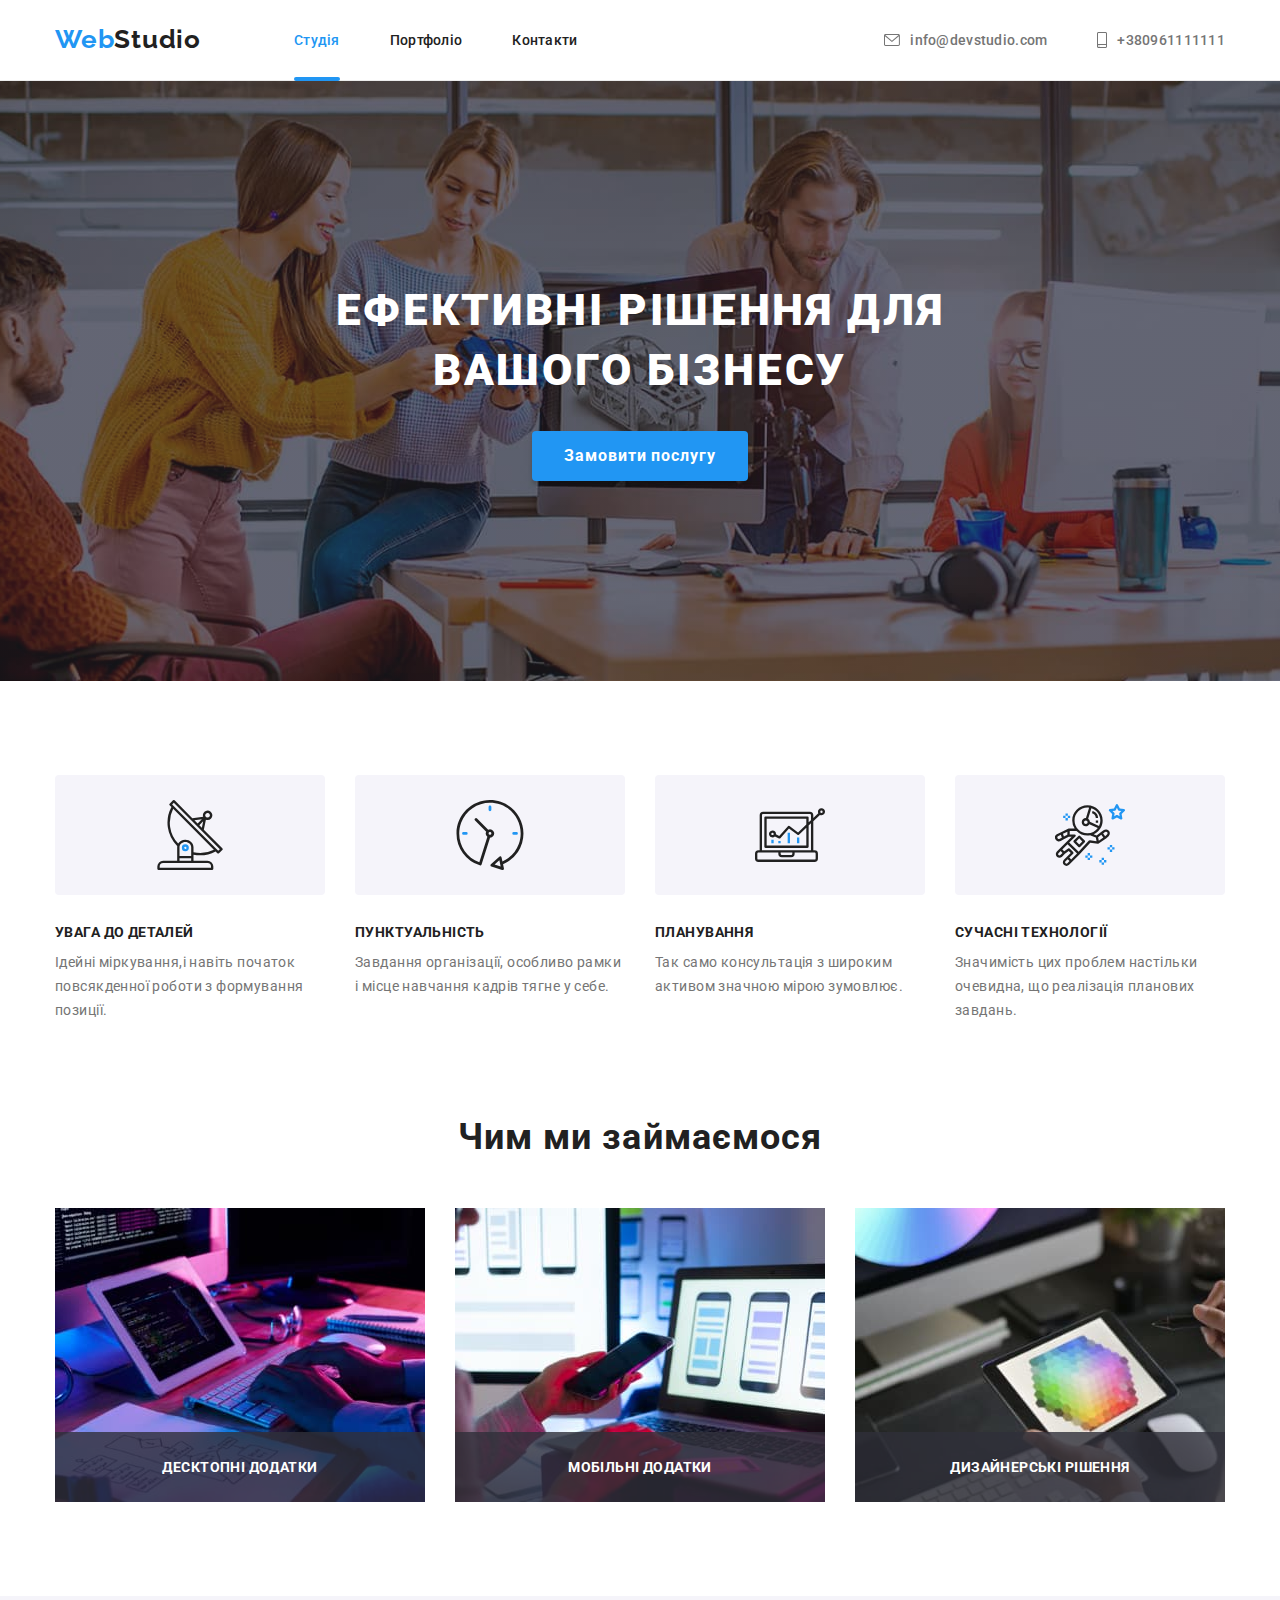
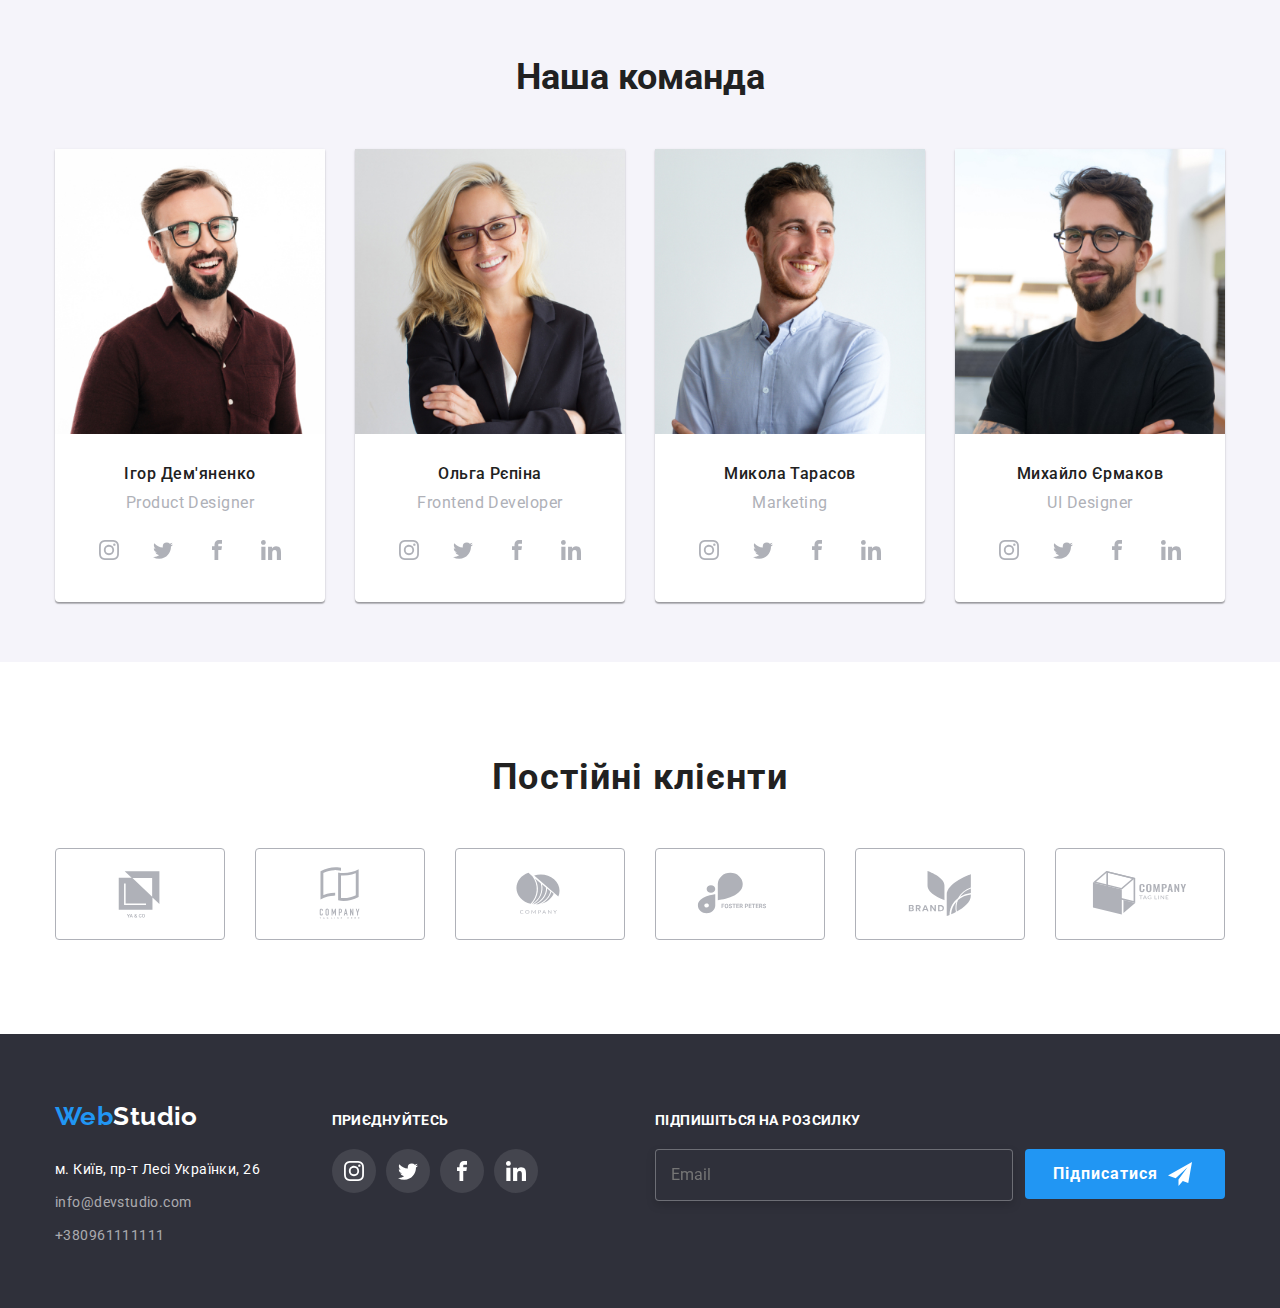
<file: index.html>
<!DOCTYPE html>
<html lang="uk">
  <head>
    <meta charset="UTF-8" />
    <meta http-equiv="X-UA-Compatible" content="IE=edge" />
    <meta name="viewport" content="width=device-width, initial-scale=1.0" />
    <link
      rel="stylesheet"
      href="https://fonts.googleapis.com/css2?family=Raleway:wght@700&family=Roboto:wght@400;500;700;900&display=swap"
    />
    <link
      rel="stylesheet"
      href="https://cdnjs.cloudflare.com/ajax/libs/modern-normalize/1.1.0/modern-normalize.min.css"
    />
    <link rel="stylesheet" href="./css/main.min.css" />
    <title>WebStudio</title>
  </head>
  <body>
    <header class="header">
      <div class="header__container container">
        <a class="header__logo" href="./index.html"
          ><span class="web">Web</span>Studio</a
        >
        <button class="header__burger-menu js-open-menu">
          <svg class="header__burger-menu--icon" width="40" height="40">
            <use href="./images/icons.svg#burger-menu"></use>
          </svg>
        </button>
        <nav class="header__nav">
          <ul class="header__nav--button list">
            <li>
              <a
                class="header__nav--item header__nav--current"
                href="./index.html"
                >Студія</a
              >
            </li>
            <li>
              <a class="header__nav--item" href="./portfolio.html">Портфоліо</a>
            </li>
            <li>
              <a class="header__nav--item" href="./index.html">Контакти</a>
            </li>
          </ul>
        </nav>
        <ul class="header__contacts list">
          <li class="header__contacts--link">
            <a class="header__nav--item" href="mailto:info@devstudio.com">
              <svg class="header__contacts__icon-mail">
                <use href="./images/icons.svg#email"></use>
              </svg>
              info@devstudio.com</a
            >
          </li>
          <li>
            <a class="header__nav--item" href="tel:+380961111111">
              <svg class="header__contacts__icon-number">
                <use href="./images/icons.svg#smartphone"></use>
              </svg>
              +380961111111</a
            >
          </li>
        </ul>
      </div>
    </header>
    <main class="main-container">
      <section class="hero sections">
        <div class="container">
          <h1 class="hero__head">Ефективні рішення для вашого бізнесу</h1>
          <button type="button" class="hero__button" data-modal-open>
            Замовити послугу
          </button>
          <div class="backdrop is-hidden" data-modal>
            <div class="modal">
              <button data-modal-close class="modal__button" type="submit">
                <svg class="modal__icon">
                  <use href="./images/icons.svg#close"></use>
                </svg>
              </button>
              <p class="modal__head">Залиште свої дані, ми вам передзвонимо</p>
              <form name="form" class="form">
                <label class="form__label" for="person-name">Ім'я</label>
                <div class="form__field">
                  <input
                    class="form__input"
                    type="text"
                    name="person-name"
                    id="person-name"
                  />
                  <svg class="form__icon" width="18" height="18">
                    <use href="./images/icons.svg#icon-person"></use>
                  </svg>
                </div>
                <label class="form__label" for="person-number">Телефон</label>
                <div class="form__field">
                  <input
                    class="form__input"
                    type="tel"
                    name="person-number"
                    id="person-number"
                  />
                  <svg class="form__icon" width="18" height="18">
                    <use href="./images/icons.svg#icon-phone"></use>
                  </svg>
                </div>
                <label class="form__label" for="person-email">Пошта</label>
                <div class="form__field">
                  <input
                    class="form__input"
                    type="email"
                    name="person-email"
                    id="person-email"
                  />
                  <svg class="form__icon" width="18" height="18">
                    <use href="./images/icons.svg#icon-mail"></use>
                  </svg>
                </div>
                <label class="form__label" for="feedback">Коментар</label>
                <div class="form__field form__field--comment">
                  <textarea
                    class="form__textarea form__input"
                    id="feedback"
                    name="feedback"
                    placeholder="Введіть текст"
                  ></textarea>
                </div>
                <label class="label">
                  <input
                    class="checkbox"
                    id="terms-checkbox"
                    type="checkbox"
                    name="terms-checkbox"
                  />
                  <span class="checkbox__icon"></span>
                  Погоджуюся з розсилкою та приймаю
                  <a class="checkbox__terms" href="#">Умови договору</a>
                </label>
                <button type="submit" class="form__btn">Відправити</button>
              </form>
            </div>
          </div>
        </div>
      </section>
      <section class="sections">
        <div class="working__container container">
          <ul class="working list">
            <li class="working__thumb">
              <div class="working__item">
                <svg class="working__icon" width="70" height="70">
                  <use href="./images/icons.svg#antenna"></use>
                </svg>
              </div>
              <h2 class="working__head">УВАГА ДО ДЕТАЛЕЙ</h2>
              <p class="working__text">
                Ідейні міркування,і навіть початок повсякденної роботи з
                формування позиції.
              </p>
            </li>
            <li class="working__thumb">
              <div class="working__item">
                <svg class="working__icon" width="70" height="70">
                  <use href="./images/icons.svg#clock"></use>
                </svg>
              </div>
              <h2 class="working__head">ПУНКТУАЛЬНІСТЬ</h2>
              <p class="working__text">
                Завдання організації, особливо рамки і місце навчання кадрів
                тягне у себе.
              </p>
            </li>
            <li class="working__thumb">
              <div class="working__item">
                <svg class="working__icon" width="70" height="70">
                  <use href="./images/icons.svg#diagram"></use>
                </svg>
              </div>
              <h2 class="working__head">ПЛАНУВАННЯ</h2>
              <p class="working__text">
                Так само консультація з широким активом значною мірою зумовлює.
              </p>
            </li>
            <li class="working__thumb">
              <div class="working__item">
                <svg class="working__icon" width="70" height="70">
                  <use href="./images/icons.svg#astronaut"></use>
                </svg>
              </div>
              <h2 class="working__head">СУЧАСНІ ТЕХНОЛОГІЇ</h2>
              <p class="working__text">
                Значимість цих проблем настільки очевидна, що реалізація
                планових завдань.
              </p>
            </li>
          </ul>
        </div>
      </section>
      <section class="our-work sections">
        <div class="container">
          <h2 class="our-work__head">Чим ми займаємося</h2>
          <ul class="our-work__list list">
            <li class="list__thumb">
              <img
                width="370"
                src="./images/coding.jpg"
                alt="Coding software"
                loading="lazy"
              />
              <p class="list__label">Десктопні додатки</p>
            </li>
            <li class="list__thumb">
              <img
                width="370"
                src="./images/mobilesoftware.jpg"
                alt="Working with mobile software"
                loading="lazy"
              />
              <p class="list__label">Мобільні додатки</p>
            </li>
            <li class="list__thumb">
              <img
                width="370"
                src="./images/pagedesign.jpg"
                alt="Designing the page"
                loading="lazy"
              />
              <p class="list__label">Дизайнерські рішення</p>
            </li>
          </ul>
        </div>
      </section>
      <section class="our-team sections">
        <div class="container">
          <h2 class="our-team__head">Наша команда</h2>
          <ul class="our-team__card list">
            <li class="our-team__image">
              <picture>
                <source
                  srcset="
                    ./images/productdesigner-mobile.jpg    1x,
                    ./images/prodectdesigner-mobile@2x.jpg 2x
                  "
                  media="(max-width:767px)"
                  type="image/jpeg"
                />
                <source
                  srcset="
                    ./images/productdesigner-tablet.jpg    1x,
                    ./images/prodectdesigner-tablet@2x.jpg 2x
                  "
                  media="(min-width:768px)"
                  type="image/jpeg"
                />
                <source
                  srcset="
                    ./images/productdesigner-desktop.jpg    1x,
                    ./images/prodectdesigner-desktop@2x.jpg 2x
                  "
                  media="(min-width:1200px)"
                  type="image/jpeg"
                />
                <img
                  src="./images/productdesigner-mobile.jpg"
                  alt="Product Designer Igor Demyanenko"
                />
              </picture>
              <div class="team-member">
                <h3 class="team-member__name">Ігор Дем'яненко</h3>
                <p class="team-member__position">Product Designer</p>
                <ul class="socials">
                  <li class="socials__item">
                    <a
                      class="socials__link"
                      href=""
                      aria-label="Instagram icon"
                    >
                      <svg class="socials__icon">
                        <use href="./images/icons.svg#instagram"></use>
                      </svg>
                    </a>
                  </li>
                  <li class="socials__item">
                    <a class="socials__link" href="" aria-label="Twitter icon">
                      <svg class="socials__icon">
                        <use href="./images/icons.svg#twitter"></use>
                      </svg>
                    </a>
                  </li>
                  <li class="socials__item">
                    <a class="socials__link" href="" aria-label="Facebook icon">
                      <svg class="socials__icon">
                        <use href="./images/icons.svg#facebook"></use>
                      </svg>
                    </a>
                  </li>
                  <li class="socials__item">
                    <a class="socials__link" href="" aria-label="Linkedin icon">
                      <svg class="socials__icon">
                        <use href="./images/icons.svg#linkedin"></use>
                      </svg>
                    </a>
                  </li>
                </ul>
              </div>
            </li>
            <li class="our-team__image">
              <picture>
                <source
                  srcset="
                    ./images/fedeveloper-mobile.jpg    1x,
                    ./images/fedeveloper-mobile@2x.jpg 2x
                  "
                  media="(max-width:767px)"
                  type="image/jpeg"
                />
                <source
                  srcset="
                    ./images/fedeveloper-tablet.jpg    1x,
                    ./images/fedeveloper-tablet@2x.jpg 2x
                  "
                  media="(min-width:768px)"
                  type="image/jpeg"
                />
                <source
                  srcset="
                    ./images/fedeveloper-desktop.jpg    1x,
                    ./images/fedeveloper-desktop@2x.jpg 2x
                  "
                  media="(min-width:1200px)"
                  type="image/jpeg"
                />
                <img
                  src="./images/fedeveloper.jpg"
                  alt="Frontend Developer Olga Ryepina"
                />
              </picture>
              <div class="team-member">
                <h3 class="team-member__name">Ольга Рєпіна</h3>
                <p class="team-member__position">Frontend Developer</p>
                <ul class="socials">
                  <li class="socials__item">
                    <a
                      class="socials__link"
                      href=""
                      aria-label="Instagram icon"
                    >
                      <svg class="socials__icon">
                        <use href="./images/icons.svg#instagram"></use>
                      </svg>
                    </a>
                  </li>
                  <li class="socials__item">
                    <a class="socials__link" href="" aria-label="Twitter icon">
                      <svg class="socials__icon">
                        <use href="./images/icons.svg#twitter"></use>
                      </svg>
                    </a>
                  </li>
                  <li class="socials__item">
                    <a class="socials__link" href="" aria-label="Facebook icon">
                      <svg class="socials__icon">
                        <use href="./images/icons.svg#facebook"></use>
                      </svg>
                    </a>
                  </li>
                  <li class="socials__item">
                    <a class="socials__link" href="" aria-label="Linkedin icon">
                      <svg class="socials__icon">
                        <use href="./images/icons.svg#linkedin"></use>
                      </svg>
                    </a>
                  </li>
                </ul>
              </div>
            </li>
            <li class="our-team__image">
              <picture>
                <source
                  srcset="
                    ./images/marketing-mobile.jpg    1x,
                    ./images/marketing-mobile@2x.jpg 2x
                  "
                  media="(max-width:767px)"
                  type="image/jpeg"
                />
                <source
                  srcset="
                    ./images/marketing-tablet.jpg    1x,
                    ./images/marketing-tablet@2x.jpg 2x
                  "
                  media="(min-width:768px)"
                  type="image/jpeg"
                />
                <source
                  srcset="
                    ./images/marketing-desktop.jpg    1x,
                    ./images/marketing-desktop@2x.jpg 2x
                  "
                  media="(min-width:1200px)"
                  type="image/jpeg"
                />
                <img
                  src="./images/marketing.jpg"
                  alt="Marketing Mykola Tarasov"
                />
              </picture>
              <div class="team-member">
                <h3 class="team-member__name">Микола Тарасов</h3>
                <p class="team-member__position">Marketing</p>
                <ul class="socials">
                  <li class="socials__item">
                    <a
                      class="socials__link"
                      href=""
                      aria-label="Instagram icon"
                    >
                      <svg class="socials__icon">
                        <use href="./images/icons.svg#instagram"></use>
                      </svg>
                    </a>
                  </li>
                  <li class="socials__item">
                    <a class="socials__link" href="" aria-label="Twitter icon">
                      <svg class="socials__icon">
                        <use href="./images/icons.svg#twitter"></use>
                      </svg>
                    </a>
                  </li>
                  <li class="socials__item">
                    <a class="socials__link" href="" aria-label="Facebook icon">
                      <svg class="socials__icon">
                        <use href="./images/icons.svg#facebook"></use>
                      </svg>
                    </a>
                  </li>
                  <li class="socials__item">
                    <a class="socials__link" href="" aria-label="Linkedin icon">
                      <svg class="socials__icon">
                        <use href="./images/icons.svg#linkedin"></use>
                      </svg>
                    </a>
                  </li>
                </ul>
              </div>
            </li>
            <li class="our-team__image">
              <picture>
                <source
                  srcset="
                    ./images/uidesigner-mobile.jpg    1x,
                    ./images/uidesigner-mobile@2x.jpg 2x
                  "
                  media="(max-width:767px)"
                  type="image/jpeg"
                />
                <source
                  srcset="
                    ./images/uidesigner-tablet.jpg    1x,
                    ./images/uidesigner-tablet@2x.jpg 2x
                  "
                  media="(min-width:768px)"
                  type="image/jpeg"
                />
                <source
                  srcset="
                    ./images/uidesigner-desktop.jpg    1x,
                    ./images/uidesigner-desktop@2x.jpg 2x
                  "
                  media="(min-width:1200px)"
                  type="image/jpeg"
                />
                <img
                  src="./images/uidesigner.jpg"
                  alt="UI Designer Mykhaylo Yermakov"
                />
              </picture>
              <div class="team-member">
                <h3 class="team-member__name">Михайло Єрмаков</h3>
                <p class="team-member__position">UI Designer</p>
                <ul class="socials">
                  <li class="socials__item">
                    <a
                      class="socials__link"
                      href=""
                      aria-label="Instagram icon"
                    >
                      <svg class="socials__icon">
                        <use href="./images/icons.svg#instagram"></use>
                      </svg>
                    </a>
                  </li>
                  <li class="socials__item">
                    <a class="socials__link" href="" aria-label="Twitter icon">
                      <svg class="socials__icon">
                        <use href="./images/icons.svg#twitter"></use>
                      </svg>
                    </a>
                  </li>
                  <li class="socials__item">
                    <a class="socials__link" href="" aria-label="Facebook icon">
                      <svg class="socials__icon">
                        <use href="./images/icons.svg#facebook"></use>
                      </svg>
                    </a>
                  </li>
                  <li class="socials__item">
                    <a class="socials__link" href="" aria-label="Linkedin icon">
                      <svg class="socials__icon">
                        <use href="./images/icons.svg#linkedin"></use>
                      </svg>
                    </a>
                  </li>
                </ul>
              </div>
            </li>
          </ul>
        </div>
      </section>
      <section class="clients sections">
        <div class="container">
          <h2 class="clients__head">Постійні клієнти</h2>
          <ul class="clients__logo list">
            <li class="clients__item">
              <a href="#" class="clients__link">
                <svg width="106" height="60" class="clients__icon">
                  <use href="./images/icons.svg#Client-1"></use>
                </svg>
              </a>
            </li>
            <li class="clients__item">
              <a href="#" class="clients__link">
                <svg width="106" height="60" class="clients__icon">
                  <use href="./images/icons.svg#Client-2"></use>
                </svg>
              </a>
            </li>
            <li class="clients__item">
              <a href="#" class="clients__link">
                <svg width="106" height="60" class="clients__icon">
                  <use href="./images/icons.svg#Client-3"></use>
                </svg>
              </a>
            </li>
            <li class="clients__item">
              <a href="#" class="clients__link">
                <svg width="106" height="60" class="clients__icon">
                  <use href="./images/icons.svg#Client-4"></use>
                </svg>
              </a>
            </li>
            <li class="clients__item">
              <a href="#" class="clients__link">
                <svg width="106" height="60" class="clients__icon">
                  <use href="./images/icons.svg#Client-5"></use>
                </svg>
              </a>
            </li>
            <li class="clients__item">
              <a href="#" class="clients__link">
                <svg width="106" height="60" class="clients__icon">
                  <use href="./images/icons.svg#Client-6"></use>
                </svg>
              </a>
            </li>
          </ul>
        </div>
      </section>
    </main>
    <footer class="footer">
      <div class="container footer__basic">
        <div class="footer__info">
          <a class="footer__logo" href="./index.html"
            ><span class="web">Web</span>Studio</a
          >
          <address class="footer__address">
            <ul class="footer__contacts list">
              <li class="footer__list">
                <a
                  class="address-link"
                  href="https://goo.gl/maps/CPtrU1FHBa2aNyZL9"
                  target="_blank"
                  rel="noopener noreferrer nofollow"
                  >м. Київ, пр-т Лесі Українки, 26</a
                >
              </li>
              <li class="footer__list">
                <a class="footer__info" href="mailto:info@devstudio.com"
                  >info@devstudio.com</a
                >
              </li>
              <li>
                <a class="footer__info" href="tel:+380961111111"
                  >+380961111111</a
                >
              </li>
            </ul>
          </address>
        </div>
        <div>
          <h2 class="footer__header">Приєднуйтесь</h2>
          <ul class="footer__socials list">
            <li class="footer__socials--item">
              <a
                class="footer__socials--link"
                href=""
                aria-label="Instagram icon"
              >
                <svg class="footer__socials--icon">
                  <use href="./images/icons.svg#instagram"></use>
                </svg>
              </a>
            </li>
            <li class="footer__socials--item">
              <a
                class="footer__socials--link"
                href=""
                aria-label="Twitter icon"
              >
                <svg class="footer__socials--icon">
                  <use href="./images/icons.svg#twitter"></use>
                </svg>
              </a>
            </li>
            <li class="footer__socials--item">
              <a
                class="footer__socials--link"
                href=""
                aria-label="Facebook icon"
              >
                <svg class="footer__socials--icon">
                  <use href="./images/icons.svg#facebook"></use>
                </svg>
              </a>
            </li>
            <li class="footer__socials--item">
              <a
                class="footer__socials--link"
                href=""
                aria-label="Linkedin icon"
              >
                <svg class="footer__socials--icon">
                  <use href="./images/icons.svg#linkedin"></use>
                </svg>
              </a>
            </li>
          </ul>
        </div>
        <div class="footer__feedback">
          <form name="contact-form">
            <p class="footer__feedback--label">Підпишіться на розсилку</p>
            <div class="footer__feedback--field">
              <input
                class="footer__feedback--input"
                type="email"
                name="person-email"
                placeholder="Email"
              />
              <button type="submit" class="footer__feedback--btn">
                Підписатися
                <svg class="footer__feedback--svg">
                  <use href="./images/icons.svg#send"></use>
                </svg>
              </button>
            </div>
          </form>
        </div>
      </div>
    </footer>
    <div class="mobile-menu js-menu-container">
      <button
        data-modal-close
        class="mobile-menu__close-button js-close-menu"
        type="submit"
      >
        <svg
          width="40"
          height="40"
          aria-label="Кнопка закриття мобільного меню"
        >
          <use href="./images/icons.svg#close-mobile"></use>
        </svg>
      </button>
      <ul class="mobile-menu__nav list">
        <li class="mobile-menu__nav-item">
          <a
            href="./index.html"
            class="mobile-menu__nav-link mobile-menu__nav--current"
            >Студія</a
          >
        </li>
        <li class="mobile-menu__nav-item">
          <a href="./portfolio.html" class="mobile-menu__nav-link">Портфоліо</a>
        </li>
        <li class="mobile-menu__nav-item">
          <a href="" class="mobile-menu__nav-link">Контакти</a>
        </li>
      </ul>
      <div class="mobile-menu__contacts">
        <ul class="list mobile-menu__contacts-list">
          <li class="mobile-menu__contacts-item">
            <a
              class="mobile-menu__contacts-link mobile-menu__contacts-link-number"
              href="tel:+380961111111"
              >+38 096 111 11 11</a
            >
          </li>
          <li class="mobile-menu__contacts-item">
            <a
              class="mobile-menu__contacts-link mobile-menu__contacts-link-mail"
              href="mailto:info@devstudio.com"
              >info@devstudio.com</a
            >
          </li>
        </ul>
        <ul class="list mobile-menu__socials">
          <li>
            <a
              href=""
              class="mobile-menu__socials-link mobile-menu__socials--line"
              >Instagram</a
            >
          </li>
          <li>
            <a
              href=""
              class="mobile-menu__socials-link mobile-menu__socials--line"
              >Twitter</a
            >
          </li>
          <li>
            <a
              href=""
              class="mobile-menu__socials-link mobile-menu__socials--line"
              >Facebook</a
            >
          </li>
          <li>
            <a href="" class="mobile-menu__socials-link">LinkedIn</a>
          </li>
        </ul>
      </div>
    </div>
    <script src="./js/mobile-menu.js"></script>
    <script src="./js/modal.js"></script>
  </body>
</html>
</file>
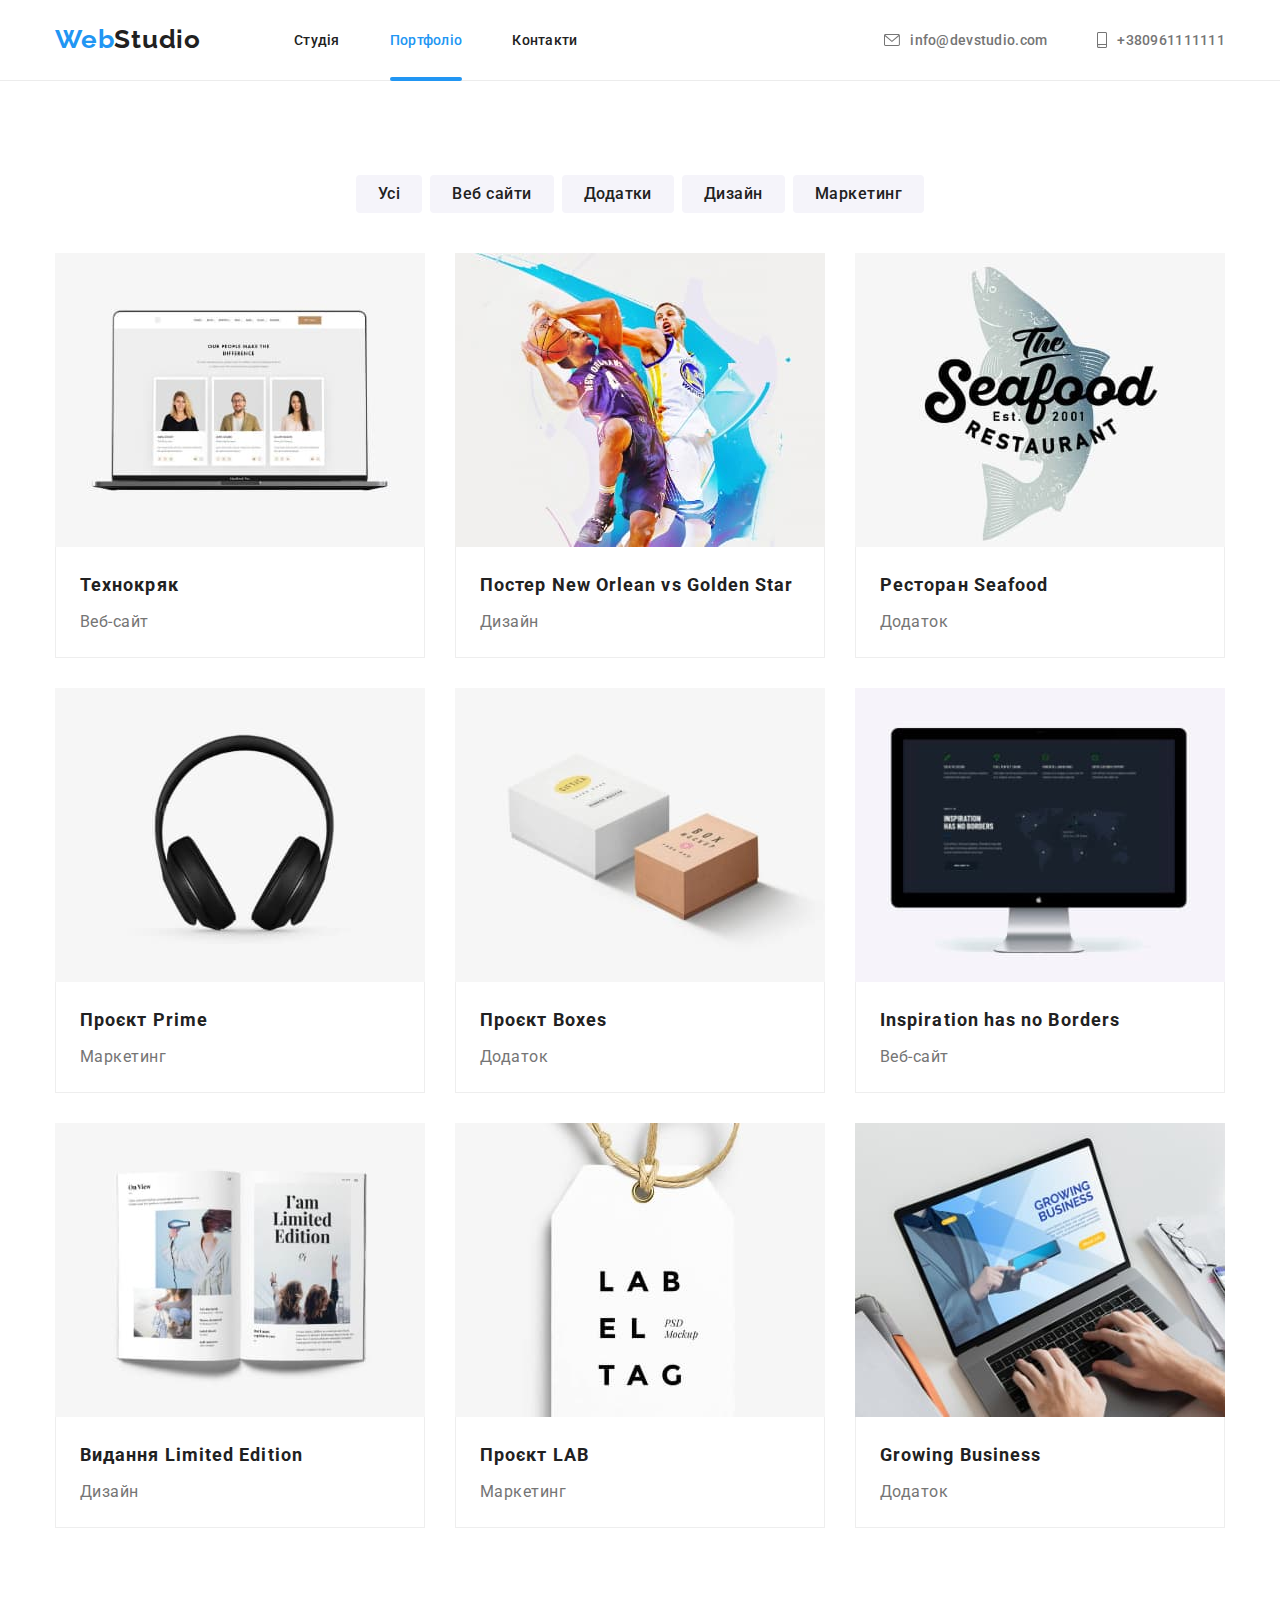
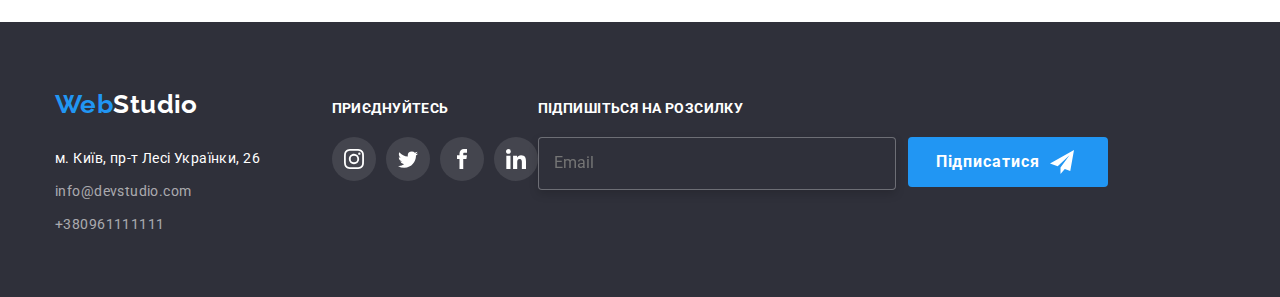
<file: portfolio.html>
<!DOCTYPE html>
<html lang="uk">
  <head>
    <meta charset="UTF-8" />
    <meta http-equiv="X-UA-Compatible" content="IE=edge" />
    <meta name="viewport" content="width=device-width, initial-scale=1.0" />
    <link
      rel="stylesheet"
      href="https://fonts.googleapis.com/css2?family=Raleway:wght@700&family=Roboto:wght@400;500;700;900&display=swap"
    />
    <link
      rel="stylesheet"
      href="https://cdnjs.cloudflare.com/ajax/libs/modern-normalize/1.1.0/modern-normalize.min.css"
    />
    <link rel="stylesheet" href="./css/main.min.css" />
    <title>WebStudio</title>
  </head>
  <body>
    <header class="header">
      <div class="header__container container">
        <a class="header__logo" href="./index.html"
          ><span class="web">Web</span>Studio</a
        >
        <button class="header__burger-menu js-open-menu">
          <svg class="header__burger-menu--icon" width="40" height="40">
            <use href="./images/icons.svg#burger-menu"></use>
          </svg>
        </button>
        <nav class="header__nav">
          <ul class="header__nav--button list">
            <li>
              <a class="header__nav--item" href="./index.html">Студія</a>
            </li>
            <li>
              <a
                class="header__nav--item header__nav--current"
                href="./portfolio.html"
                >Портфоліо</a
              >
            </li>
            <li>
              <a class="header__nav--item" href="./index.html">Контакти</a>
            </li>
          </ul>
        </nav>
        <ul class="header__contacts list">
          <li class="header__contacts--link">
            <a class="header__nav--item" href="mailto:info@devstudio.com">
              <svg class="header__contacts__icon-mail">
                <use href="./images/icons.svg#email"></use>
              </svg>
              info@devstudio.com</a
            >
          </li>
          <li>
            <a class="header__nav--item" href="tel:+380961111111">
              <svg class="header__contacts__icon-number">
                <use href="./images/icons.svg#smartphone"></use>
              </svg>
              +380961111111</a
            >
          </li>
        </ul>
      </div>
    </header>
    <main>
      <section class="sections">
        <div class="portfolio container">
          <h1 hidden>Gallery</h1>
          <ul class="portfolio__hero-section list">
            <li>
              <button class="portfolio__button" type="button">Усі</button>
            </li>
            <li>
              <button class="portfolio__button" type="button">Веб сайти</button>
            </li>
            <li>
              <button class="portfolio__button" type="button">Додатки</button>
            </li>
            <li>
              <button class="portfolio__button" type="button">Дизайн</button>
            </li>
            <li>
              <button class="portfolio__button" type="button">Маркетинг</button>
            </li>
          </ul>
          <ul class="portfolio__images list">
            <li class="portfolio__item">
              <a href="" class="portfolio-link">
                <div class="portfolio__thumb">
                  <picture>
                    <source
                      srcset="
                        ./images/technokryak-desktop.jpg    1x,
                        ./images/technokryak-desktop@2x.jpg 2x
                      "
                      media="(min-width:1200px)"
                      type="image/jpeg"
                    />
                    <source
                      srcset="
                        ./images/technokryak-tablet.jpg    1x,
                        ./images/technokryak-tablet@2x.jpg 2x
                      "
                      media="(min-width:768px)"
                      type="image/jpeg"
                    />
                    <source
                      srcset="
                        ./images/technokryak-mobile.jpg    1x,
                        ./images/technokryak-mobile@2x.jpg 2x
                      "
                      media="(max-width:767px)"
                      type="image/jpeg"
                    />
                    <img
                      srcset="
                        ./images/technokryak-desktop.jpg    1x,
                        ./images/technokryak-desktop@2x.jpg 2x
                      "
                      src="./images/technokryak-desktop.jpg"
                      alt="Technokryak"
                      class="portfolio__icon"
                    />
                  </picture>
                  <div class="portfolio__thumb--overlay">
                    <p class="portfolio__thumb--text">
                      Ресурс пропонує комплексні пропозиції з різним рівнем
                      функціоналу та сервісів. Все це дозволить відвідувачу
                      отримати вичерпні відомості про компанію чи приватну
                      особу.
                    </p>
                  </div>
                </div>
                <div class="portfolio__thumb--wrapper">
                  <h2 class="portfolio__thumb--header">Технокряк</h2>
                  <p class="portfolio__thumb--profile">Веб-сайт</p>
                </div>
              </a>
            </li>
            <li class="portfolio__item">
              <a href="" class="portfolio-link">
                <div class="portfolio__thumb">
                  <picture>
                    <source
                      srcset="
                        ./images/neworleanvsgoldenstar-desktop.jpg    1x,
                        ./images/neworleanvsgoldenstar-desktop@2x.jpg 2x
                      "
                      media="(min-width:1200px)"
                      type="image/jpeg"
                    />
                    <source
                      srcset="
                        ./images/neworleanvsgoldenstar-tablet.jpg    1x,
                        ./images/neworleanvsgoldenstar-tablet@2x.jpg 2x
                      "
                      media="(min-width:768px)"
                      type="image/jpeg"
                    />
                    <source
                      srcset="
                        ./images/neworleanvsgoldenstar-mobile.jpg    1x,
                        ./images/neworleanvsgoldenstar-mobile@2x.jpg 2x
                      "
                      media="(max-width:767px)"
                      type="image/jpeg"
                    />
                    <img
                      srcset="
                        ./images/neworleanvsgoldenstar-desktop.jpg    1x,
                        ./images/neworleanvsgoldenstar-desktop@2x.jpg 2x
                      "
                      src="./images/neworleanvsgoldenstar-desktop.jpg"
                      alt="Poster New Orlean vs Golden Star"
                      class="portfolio__icon"
                    />
                  </picture>
                  <div class="portfolio__thumb--overlay">
                    <p class="portfolio__thumb--text">
                      Ресурс пропонує комплексні пропозиції з різним рівнем
                      функціоналу та сервісів. Все це дозволить відвідувачу
                      отримати вичерпні відомості про компанію чи приватну
                      особу.
                    </p>
                  </div>
                </div>
                <div class="portfolio__thumb--wrapper">
                  <h2 class="portfolio__thumb--header">
                    Постер New Orlean vs Golden Star
                  </h2>
                  <p class="portfolio__thumb--profile">Дизайн</p>
                </div>
              </a>
            </li>
            <li class="portfolio__item">
              <a href="" class="portfolio-link">
                <div class="portfolio__thumb">
                  <picture>
                    <source
                      srcset="
                        ./images/seafood-desktop.jpg    1x,
                        ./images/seafood-desktop@2x.jpg 2x
                      "
                      media="(min-width:1200px)"
                      type="image/jpeg"
                    />
                    <source
                      srcset="
                        ./images/seafood-tablet.jpg    1x,
                        ./images/seafood-tablet@2x.jpg 2x
                      "
                      media="(min-width:768px)"
                      type="image/jpeg"
                    />
                    <source
                      srcset="
                        ./images/seafood-mobile.jpg    1x,
                        ./images/seafood-mobile@2x.jpg 2x
                      "
                      media="(max-width:767px)"
                      type="image/jpeg"
                    />
                    <img
                      srcset="
                        ./images/seafood-desktop.jpg    1x,
                        ./images/seafood-desktop@2x.jpg 2x
                      "
                      src="./images/seafood-desktop.jpg"
                      alt="SeaFood Restaurant"
                      class="portfolio__icon"
                    />
                  </picture>
                  <div class="portfolio__thumb--overlay">
                    <p class="portfolio__thumb--text">
                      Ресурс пропонує комплексні пропозиції з різним рівнем
                      функціоналу та сервісів. Все це дозволить відвідувачу
                      отримати вичерпні відомості про компанію чи приватну
                      особу.
                    </p>
                  </div>
                </div>
                <div class="portfolio__thumb--wrapper">
                  <h2 class="portfolio__thumb--header">Ресторан Seafood</h2>
                  <p class="portfolio__thumb--profile">Додаток</p>
                </div>
              </a>
            </li>
            <li class="portfolio__item">
              <a href="" class="portfolio-link">
                <div class="portfolio__thumb">
                  <picture>
                    <source
                      srcset="
                        ./images/primeproject-desktop.jpg    1x,
                        ./images/primeproject-desktop@2x.jpg 2x
                      "
                      media="(min-width:1200px)"
                      type="image/jpeg"
                    />
                    <source
                      srcset="
                        ./images/primeproject-tablet.jpg    1x,
                        ./images/primeproject-tablet@2x.jpg 2x
                      "
                      media="(min-width:768px)"
                      type="image/jpeg"
                    />
                    <source
                      srcset="
                        ./images/primeproject-mobile.jpg    1x,
                        ./images/primeproject-mobile@2x.jpg 2x
                      "
                      media="(max-width:767px)"
                      type="image/jpeg"
                    />
                    <img
                      srcset="
                        ./images/primeproject-desktop.jpg    1x,
                        ./images/primeproject-desktop@2x.jpg 2x
                      "
                      src="./images/primeproject-desktop.jpg"
                      alt="Project Prime"
                      class="portfolio__icon"
                    />
                  </picture>
                  <div class="portfolio__thumb--overlay">
                    <p class="portfolio__thumb--text">
                      Ресурс пропонує комплексні пропозиції з різним рівнем
                      функціоналу та сервісів. Все це дозволить відвідувачу
                      отримати вичерпні відомості про компанію чи приватну
                      особу.
                    </p>
                  </div>
                </div>
                <div class="portfolio__thumb--wrapper">
                  <h2 class="portfolio__thumb--header">Проєкт Prime</h2>
                  <p class="portfolio__thumb--profile">Маркетинг</p>
                </div>
              </a>
            </li>
            <li class="portfolio__item">
              <a href="" class="portfolio-link">
                <div class="portfolio__thumb">
                  <picture>
                    <source
                      srcset="
                        ./images/boxesproject-desktop.jpg    1x,
                        ./images/boxesproject-desktop@2x.jpg 2x
                      "
                      media="(min-width:1200px)"
                      type="image/jpeg"
                    />
                    <source
                      srcset="
                        ./images/boxesproject-tablet.jpg    1x,
                        ./images/boxesproject-tablet@2x.jpg 2x
                      "
                      media="(min-width:768px)"
                      type="image/jpeg"
                    />
                    <source
                      srcset="
                        ./images/boxesproject-mobile.jpg    1x,
                        ./images/boxesproject-mobile@2x.jpg 2x
                      "
                      media="(max-width:767px)"
                      type="image/jpeg"
                    />
                    <img
                      srcset="
                        ./images/boxesproject-desktop.jpg    1x,
                        ./images/boxesproject-desktop@2x.jpg 2x
                      "
                      src="./images/boxesproject-desktop.jpg"
                      alt="Project Boxes"
                      class="portfolio__icon"
                    />
                  </picture>
                  <div class="portfolio__thumb--overlay">
                    <p class="portfolio__thumb--text">
                      Ресурс пропонує комплексні пропозиції з різним рівнем
                      функціоналу та сервісів. Все це дозволить відвідувачу
                      отримати вичерпні відомості про компанію чи приватну
                      особу.
                    </p>
                  </div>
                </div>
                <div class="portfolio__thumb--wrapper">
                  <h2 class="portfolio__thumb--header">Проєкт Boxes</h2>
                  <p class="portfolio__thumb--profile">Додаток</p>
                </div>
              </a>
            </li>
            <li class="portfolio__item">
              <a href="" class="portfolio-link">
                <div class="portfolio__thumb">
                  <picture>
                    <source
                      srcset="
                        ./images/inspirationhasnoborders-desktop.jpg    1x,
                        ./images/inspirationhasnoborders-desktop@2x.jpg 2x
                      "
                      media="(min-width:1200px)"
                      type="image/jpeg"
                    />
                    <source
                      srcset="
                        ./images/inspirationhasnoborders-tablet.jpg    1x,
                        ./images/inspirationhasnoborders-tablet@2x.jpg 2x
                      "
                      media="(min-width:768px)"
                      type="image/jpeg"
                    />
                    <source
                      srcset="
                        ./images/inspirationhasnoborders-mobile.jpg    1x,
                        ./images/inspirationhasnoborders-mobile@2x.jpg 2x
                      "
                      media="(max-width:767px)"
                      type="image/jpeg"
                    />
                    <img
                      srcset="
                        ./images/inspirationhasnoborders-desktop.jpg    1x,
                        ./images/inspirationhasnoborders-desktop@2x.jpg 2x
                      "
                      src="./images/inspirationhasnoborders-desktop.jpg"
                      alt="Inspiration has no borders"
                      class="portfolio__icon"
                    />
                  </picture>
                  <div class="portfolio__thumb--overlay">
                    <p class="portfolio__thumb--text">
                      Ресурс пропонує комплексні пропозиції з різним рівнем
                      функціоналу та сервісів. Все це дозволить відвідувачу
                      отримати вичерпні відомості про компанію чи приватну
                      особу.
                    </p>
                  </div>
                </div>
                <div class="portfolio__thumb--wrapper">
                  <h2 class="portfolio__thumb--header">
                    Inspiration has no Borders
                  </h2>
                  <p class="portfolio__thumb--profile">Веб-сайт</p>
                </div>
              </a>
            </li>
            <li class="portfolio__item">
              <a href="" class="portfolio-link">
                <div class="portfolio__thumb">
                  <picture>
                    <source
                      srcset="
                        ./images/limitededition-desktop.jpg    1x,
                        ./images/limitededition-desktop@2x.jpg 2x
                      "
                      media="(min-width:1200px)"
                      type="image/jpeg"
                    />
                    <source
                      srcset="
                        ./images/limitededition-tablet.jpg    1x,
                        ./images/limitededition-tablet@2x.jpg 2x
                      "
                      media="(min-width:768px)"
                      type="image/jpeg"
                    />
                    <source
                      srcset="
                        ./images/limitededition-mobile.jpg    1x,
                        ./images/limitededition-mobile@2x.jpg 2x
                      "
                      media="(max-width:767px)"
                      type="image/jpeg"
                    />
                    <img
                      srcset="
                        ./images/limitededition-desktop.jpg    1x,
                        ./images/limitededition-desktop@2x.jpg 2x
                      "
                      src="./images/limitededition-desktop.jpg"
                      alt="Limited edition"
                      class="portfolio__icon"
                    />
                  </picture>
                  <div class="portfolio__thumb--overlay">
                    <p class="portfolio__thumb--text">
                      Ресурс пропонує комплексні пропозиції з різним рівнем
                      функціоналу та сервісів. Все це дозволить відвідувачу
                      отримати вичерпні відомості про компанію чи приватну
                      особу.
                    </p>
                  </div>
                </div>
                <div class="portfolio__thumb--wrapper">
                  <h2 class="portfolio__thumb--header">
                    Видання Limited Edition
                  </h2>
                  <p class="portfolio__thumb--profile">Дизайн</p>
                </div>
              </a>
            </li>
            <li class="portfolio__item">
              <a href="" class="portfolio-link">
                <div class="portfolio__thumb">
                  <picture>
                    <source
                      srcset="
                        ./images/labproject-desktop.jpg    1x,
                        ./images/labproject-desktop@2x.jpg 2x
                      "
                      media="(min-width:1200px)"
                      type="image/jpeg"
                    />
                    <source
                      srcset="
                        ./images/labproject-tablet.jpg    1x,
                        ./images/labproject-tablet@2x.jpg 2x
                      "
                      media="(min-width:768px)"
                      type="image/jpeg"
                    />
                    <source
                      srcset="
                        ./images/labproject-mobile.jpg    1x,
                        ./images/labproject-mobile@2x.jpg 2x
                      "
                      media="(max-width:767px)"
                      type="image/jpeg"
                    />
                    <img
                      srcset="
                        ./images/labproject-desktop.jpg    1x,
                        ./images/labproject-desktop@2x.jpg 2x
                      "
                      src="./images/labproject-desktop.jpg"
                      alt="Project Lab"
                      class="portfolio__icon"
                    />
                  </picture>
                  <div class="portfolio__thumb--overlay">
                    <p class="portfolio__thumb--text">
                      Ресурс пропонує комплексні пропозиції з різним рівнем
                      функціоналу та сервісів. Все це дозволить відвідувачу
                      отримати вичерпні відомості про компанію чи приватну
                      особу.
                    </p>
                  </div>
                </div>
                <div class="portfolio__thumb--wrapper">
                  <h2 class="portfolio__thumb--header">Проєкт LAB</h2>
                  <p class="portfolio__thumb--profile">Маркетинг</p>
                </div>
              </a>
            </li>
            <li class="portfolio__item">
              <a href="" class="portfolio-link">
                <div class="portfolio__thumb">
                  <picture>
                    <source
                      srcset="
                        ./images/growingbussiness-desktop.jpg    1x,
                        ./images/growingbussiness-desktop@2x.jpg 2x
                      "
                      media="(min-width:1200px)"
                      type="image/jpeg"
                    />
                    <source
                      srcset="
                        ./images/growingbussiness-tablet.jpg    1x,
                        ./images/growingbussiness-tablet@2x.jpg 2x
                      "
                      media="(min-width:768px)"
                      type="image/jpeg"
                    />
                    <source
                      srcset="
                        ./images/growingbussiness-mobile.jpg    1x,
                        ./images/growingbussiness-mobile@2x.jpg 2x
                      "
                      media="(max-width:767px)"
                      type="image/jpeg"
                    />
                    <img
                      srcset="
                        ./images/growingbussiness-desktop.jpg    1x,
                        ./images/growingbussiness-desktop@2x.jpg 2x
                      "
                      src="./images/labproject-desktop.jpg"
                      alt="Growing Business"
                      class="portfolio__icon"
                    />
                  </picture>
                  <div class="portfolio__thumb--overlay">
                    <p class="portfolio__thumb--text">
                      Ресурс пропонує комплексні пропозиції з різним рівнем
                      функціоналу та сервісів. Все це дозволить відвідувачу
                      отримати вичерпні відомості про компанію чи приватну
                      особу.
                    </p>
                  </div>
                </div>
                <div class="portfolio__thumb--wrapper">
                  <h2 class="portfolio__thumb--header">Growing Business</h2>
                  <p class="portfolio__thumb--profile">Додаток</p>
                </div>
              </a>
            </li>
          </ul>
        </div>
      </section>
    </main>
    <footer class="footer">
      <div class="container footer__basic">
        <div class="footer__info">
          <a class="footer__logo" href="./index.html"
            ><span class="web">Web</span>Studio</a
          >
          <address class="footer__address">
            <ul class="footer__contacts list">
              <li class="footer__list">
                <a
                  class="address-link"
                  href="https://goo.gl/maps/CPtrU1FHBa2aNyZL9"
                  target="_blank"
                  rel="noopener noreferrer nofollow"
                  >м. Київ, пр-т Лесі Українки, 26</a
                >
              </li>
              <li class="footer__list">
                <a class="footer__info" href="mailto:info@devstudio.com"
                  >info@devstudio.com</a
                >
              </li>
              <li>
                <a class="footer__info" href="tel:+380961111111"
                  >+380961111111</a
                >
              </li>
            </ul>
          </address>
        </div>
        <div>
          <h2 class="footer__header">Приєднуйтесь</h2>
          <ul class="footer__socials list">
            <li class="footer__socials--item">
              <a
                class="footer__socials--link"
                href=""
                aria-label="Instagram icon"
              >
                <svg class="footer__socials--icon">
                  <use href="./images/icons.svg#instagram"></use>
                </svg>
              </a>
            </li>
            <li class="footer__socials--item">
              <a
                class="footer__socials--link"
                href=""
                aria-label="Twitter icon"
              >
                <svg class="footer__socials--icon">
                  <use href="./images/icons.svg#twitter"></use>
                </svg>
              </a>
            </li>
            <li class="footer__socials--item">
              <a
                class="footer__socials--link"
                href=""
                aria-label="Facebook icon"
              >
                <svg class="footer__socials--icon">
                  <use href="./images/icons.svg#facebook"></use>
                </svg>
              </a>
            </li>
            <li class="footer__socials--item">
              <a
                class="footer__socials--link"
                href=""
                aria-label="Linkedin icon"
              >
                <svg class="footer__socials--icon">
                  <use href="./images/icons.svg#linkedin"></use>
                </svg>
              </a>
            </li>
          </ul>
        </div>
        <div class="footer-feedback">
          <form name="contact-form">
            <p class="footer__feedback--label">Підпишіться на розсилку</p>
            <div class="footer__feedback--field">
              <input
                class="footer__feedback--input"
                type="email"
                name="person-email"
                id="person-email"
                placeholder="Email"
              />
              <button type="submit" class="footer__feedback--btn">
                Підписатися
                <svg class="footer__feedback--svg">
                  <use href="./images/icons.svg#send"></use>
                </svg>
              </button>
            </div>
          </form>
        </div>
      </div>
    </footer>
    <script src="./js/mobile-menu.js"></script>
  </body>
</html>
</file>
<file: css/main.min.css>
body{font-family:"Roboto",sans-serif;color:#212121}h1,h2,h3,h4,h5,h6,p{margin:0}a{text-decoration:none}.list{padding:0;margin:0;list-style:none}.sections{padding:60px 0}@media(min-width: 1200px){.sections{padding:94px 0}}.container{padding:0 15px;margin:0 auto}@media(max-width: 479px){.container{width:auto}}@media(min-width: 480px){.container{max-width:480px}}@media(min-width: 768px){.container{max-width:768px}}@media(min-width: 1200px){.container{max-width:1200px}}img{display:block;max-width:100%;height:auto;-o-object-fit:cover;object-fit:cover}.header{border-bottom:1px solid #ececec}@media(max-width: 767.98px){.header{padding-top:10px;padding-bottom:10px}}.header__container{display:-webkit-box;display:-ms-flexbox;display:flex;-webkit-box-align:center;-ms-flex-align:center;align-items:center;-webkit-box-pack:justify;-ms-flex-pack:justify;justify-content:space-between}.header__logo{font-family:"Raleway",sans-serif;color:#212121;font-weight:700;font-size:26px;text-decoration:none;letter-spacing:.03em}.web{color:#2196f3}.header__burger-menu{display:-webkit-box;display:-ms-flexbox;display:flex;-webkit-box-align:center;-ms-flex-align:center;align-items:center;-webkit-box-pack:center;-ms-flex-pack:center;justify-content:center;width:40px;height:40px;background-color:#fff;border:none;padding:0}@media(min-width: 768px){.header__burger-menu{display:none}}.header__nav{display:none}@media(min-width: 768px){.header__nav{display:block;margin-left:93px}}.header__nav--item{color:#212121;position:relative}.header__nav--current{color:#2196f3}@media(min-width: 768px){.header__nav--current::after{content:"";display:block;position:absolute;width:100%;height:4px;background-color:currentColor;border-radius:2px;bottom:-1px}}.header__nav--button{display:-webkit-box;display:-ms-flexbox;display:flex;gap:50px}.header__nav--button .header__nav--item{font-weight:500;font-size:14px;letter-spacing:.02em;text-decoration:none;display:block;padding:32px 0;-webkit-transition-duration:250ms;transition-duration:250ms;-webkit-transition-property:color;transition-property:color;-webkit-transition-timing-function:cubic-bezier(0.4, 0, 0.2, 1);transition-timing-function:cubic-bezier(0.4, 0, 0.2, 1)}.header__nav--button .header__nav--item:hover,.header__nav--button .header__nav--item:focus{color:#2196f3}.header__contacts{display:none;gap:50px;margin-left:auto}@media(min-width: 768px){.header__contacts{display:block}}@media(min-width: 1200px){.header__contacts{display:-webkit-box;display:-ms-flexbox;display:flex}}.header__contacts__icon-mail{fill:currentColor;margin-right:10px;width:14px;height:10px}@media(min-width: 1200px){.header__contacts__icon-mail{width:16px;height:12px}}.header__contacts__icon-number{fill:currentColor;margin-right:10px;width:10px;height:14px}@media(min-width: 1200px){.header__contacts__icon-number{width:10px;height:16px}}@media(min-width: 768px)and (max-width: 1199.98px){.header__contacts--link{margin-bottom:10px}}.header__contacts .header__nav--item{display:-webkit-box;display:-ms-flexbox;display:flex;-webkit-box-align:center;-ms-flex-align:center;align-items:center;color:#757575;font-weight:500;font-size:12px;text-decoration:none;letter-spacing:.02em;-webkit-transition-duration:250ms;transition-duration:250ms;-webkit-transition-property:color;transition-property:color;-webkit-transition-timing-function:cubic-bezier(0.4, 0, 0.2, 1);transition-timing-function:cubic-bezier(0.4, 0, 0.2, 1)}@media(min-width: 1200px){.header__contacts .header__nav--item{font-size:14px}}.header__contacts .header__nav--item:hover,.header__contacts .header__nav--item:focus{color:#2196f3}.hero{background-image:-webkit-gradient(linear, left top, right top, from(rgba(47, 48, 58, 0.4)), to(rgba(47, 48, 58, 0.4))),url("../images/bgimage-mobile.jpg");background-image:linear-gradient(to right, rgba(47, 48, 58, 0.4), rgba(47, 48, 58, 0.4)),url("../images/bgimage-mobile.jpg");background-color:#2f303a;margin:0 auto;max-width:1600px;padding:118px 0px;text-align:center;background-size:cover;background-position:center;background-repeat:no-repeat}@media(min-device-pixel-ratio: 2),(-webkit-min-device-pixel-ratio: 2),(min-resolution: 192dpi),(min-resolution: 2dppx){.hero{background-image:-webkit-gradient(linear, left top, right top, from(rgba(47, 48, 58, 0.4)), to(rgba(47, 48, 58, 0.4))),url("../images/bgimage-mobile@2x.jpg");background-image:linear-gradient(to right, rgba(47, 48, 58, 0.4), rgba(47, 48, 58, 0.4)),url("../images/bgimage-mobile@2x.jpg")}}@media(min-width: 768px){.hero{background-image:-webkit-gradient(linear, left top, right top, from(rgba(47, 48, 58, 0.4)), to(rgba(47, 48, 58, 0.4))),url("../images/bgimage-tablet.jpg");background-image:linear-gradient(to right, rgba(47, 48, 58, 0.4), rgba(47, 48, 58, 0.4)),url("../images/bgimage-tablet.jpg")}}@media(min-width: 768px)and (min-device-pixel-ratio: 2),(min-width: 768px)and (-webkit-min-device-pixel-ratio: 2),(min-width: 768px)and (min-resolution: 192dpi),(min-width: 768px)and (min-resolution: 2dppx){.hero{background-image:-webkit-gradient(linear, left top, right top, from(rgba(47, 48, 58, 0.4)), to(rgba(47, 48, 58, 0.4))),url("../images/bgimage-tablet@2x.jpg");background-image:linear-gradient(to right, rgba(47, 48, 58, 0.4), rgba(47, 48, 58, 0.4)),url("../images/bgimage-tablet@2x.jpg")}}@media(min-width: 1200px){.hero{background-image:-webkit-gradient(linear, left top, right top, from(rgba(47, 48, 58, 0.4)), to(rgba(47, 48, 58, 0.4))),url("../images/bgimage-desktop.jpg");background-image:linear-gradient(to right, rgba(47, 48, 58, 0.4), rgba(47, 48, 58, 0.4)),url("../images/bgimage-desktop.jpg");padding:200px 0}}@media(min-width: 1200px)and (min-device-pixel-ratio: 2),(min-width: 1200px)and (-webkit-min-device-pixel-ratio: 2),(min-width: 1200px)and (min-resolution: 192dpi),(min-width: 1200px)and (min-resolution: 2dppx){.hero{background-image:-webkit-gradient(linear, left top, right top, from(rgba(47, 48, 58, 0.4)), to(rgba(47, 48, 58, 0.4))),url("../images/bgimage-desktop@2x.jpg");background-image:linear-gradient(to right, rgba(47, 48, 58, 0.4), rgba(47, 48, 58, 0.4)),url("../images/bgimage-desktop@2x.jpg")}}.hero__head{max-width:360px;font-weight:900;font-size:26px;line-height:1.61;letter-spacing:.06em;color:#fff;text-transform:uppercase;text-align:center;margin:0 auto;margin-bottom:30px}@media(min-width: 1200px){.hero__head{font-size:44px;line-height:1.36;max-width:696px}}.hero__button{width:216px;min-height:50px;background-color:#2196f3;font-family:inherit;-webkit-box-shadow:0px 4px 4px rgba(0,0,0,.15);box-shadow:0px 4px 4px rgba(0,0,0,.15);border-radius:4px;font-weight:700;font-size:16px;line-height:1.88;letter-spacing:.06em;color:#fff;cursor:pointer;margin:0 auto;border:0;-webkit-box-pack:center;-ms-flex-pack:center;justify-content:center;text-align:center}.mobile-menu{display:-webkit-box;display:-ms-flexbox;display:flex;position:fixed;top:0;left:0;-webkit-box-orient:vertical;-webkit-box-direction:normal;-ms-flex-direction:column;flex-direction:column;-webkit-box-pack:justify;-ms-flex-pack:justify;justify-content:space-between;width:100vw;height:100vh;padding:48px 40px;z-index:999;background-color:#fff;overflow-y:scroll;-webkit-transform:translateX(100%);transform:translateX(100%);transition:transform 250ms ease-in-out,-webkit-transform 250ms}.mobile-menu.is-open{-webkit-transform:translateX(0);transform:translateX(0)}.mobile-menu__close-button{position:absolute;top:10px;right:15px;border:0;background-color:rgba(0,0,0,0);padding:0;cursor:pointer}.mobile-menu__nav-link{font-weight:500;font-size:40px;line-height:1.18;text-align:center;letter-spacing:.02em;color:#212121}.mobile-menu__nav{display:block}.mobile-menu__nav--current{color:#2196f3}.mobile-menu__nav-item:not(:last-child){margin-bottom:32px}.mobile-menu__contacts-list{margin-bottom:64px}.mobile-menu__contacts-item:not(:last-child){margin-bottom:32px}.mobile-menu__contacts-link{display:block;font-weight:500;font-size:34px;line-height:1.18;letter-spacing:.02em;color:#757575}.mobile-menu__contacts-link-number{color:#2196f3}.mobile-menu__contacts-link-mail{font-size:24px}.mobile-menu__socials{display:-webkit-box;display:-ms-flexbox;display:flex;-webkit-box-align:center;-ms-flex-align:center;align-items:center;gap:20px}.mobile-menu__socials-link{position:relative;display:block;font-family:inherit;font-weight:500;font-size:18px;line-height:1.22;letter-spacing:.02em;color:#2196f3}.mobile-menu__socials--line::after{position:absolute;margin-left:10px;content:"";border:1px solid rgba(33,33,33,.2);height:22px}.backdrop{position:fixed;top:0;left:0;width:100%;height:100%;background-color:rgba(0,0,0,.2);opacity:1;-webkit-transition:opacity 250ms cubic-bezier(0.4, 0, 0.2, 1);transition:opacity 250ms cubic-bezier(0.4, 0, 0.2, 1)}.is-hidden{visibility:hidden;opacity:0;pointer-events:none}.modal{position:absolute;top:50%;left:50%;padding:40px;width:450px;height:609px;background-color:#fff;-webkit-box-shadow:0px 1px 3px rgba(0,0,0,.12),0px 1px 1px rgba(0,0,0,.14),0px 2px 1px rgba(0,0,0,.2);box-shadow:0px 1px 3px rgba(0,0,0,.12),0px 1px 1px rgba(0,0,0,.14),0px 2px 1px rgba(0,0,0,.2);border-radius:4px;-webkit-transform:translate(-50%, -50%) scale(1);transform:translate(-50%, -50%) scale(1);-webkit-transition:-webkit-transform 500ms cubic-bezier(0.4, 0, 0.2, 1);transition:-webkit-transform 500ms cubic-bezier(0.4, 0, 0.2, 1);transition:transform 500ms cubic-bezier(0.4, 0, 0.2, 1);transition:transform 500ms cubic-bezier(0.4, 0, 0.2, 1), -webkit-transform 500ms cubic-bezier(0.4, 0, 0.2, 1)}@media(min-width: 1200px){.modal{width:528px;height:581px}}.backdrop.is-hidden .modal{-webkit-transform:translate(-50%, -50%) scale(0.5);transform:translate(-50%, -50%) scale(0.5)}.modal__head{font-weight:700;font-size:20px;line-height:1.15;letter-spacing:.03em;color:#212121;margin-bottom:12px}.modal__button{display:-webkit-box;display:-ms-flexbox;display:flex;position:absolute;-webkit-box-align:center;-ms-flex-align:center;align-items:center;-webkit-box-pack:center;-ms-flex-pack:center;justify-content:center;top:8px;right:8px;width:30px;height:30px;border:1px solid rgba(0,0,0,.1);border-radius:50%;background-color:#fff;padding:0;cursor:pointer}.modal__icon{width:18px;height:18px;-webkit-transition-duration:250ms;transition-duration:250ms;-webkit-transition-property:fill;transition-property:fill;-webkit-transition-timing-function:cubic-bezier(0.4, 0, 0.2, 1);transition-timing-function:cubic-bezier(0.4, 0, 0.2, 1)}.modal__icon:hover,.modal__icon:focus{fill:#2196f3}.form__label{display:block;text-align:left;margin-bottom:4px;font-size:12px;line-height:1.17;letter-spacing:.01em;color:#757575}.form__field{position:relative;margin-bottom:10px}.form__field--comment{margin-bottom:20px}.form__input{width:100%;padding:11px 12px 11px 42px;font-size:14px;border:1px solid rgba(33,33,33,.2);border-radius:4px;outline:none;-webkit-transition-duration:250ms;transition-duration:250ms;-webkit-transition-property:border-color;transition-property:border-color;-webkit-transition-timing-function:cubic-bezier(0.4, 0, 0.2, 1);transition-timing-function:cubic-bezier(0.4, 0, 0.2, 1)}.form__input:focus{border-color:#2196f3}.form__icon{position:absolute;left:12px;top:50%;-webkit-transform:translateY(-50%);transform:translateY(-50%);fill:currentColor;-webkit-transition-duration:250ms;transition-duration:250ms;-webkit-transition-property:fill;transition-property:fill;-webkit-transition-timing-function:cubic-bezier(0.4, 0, 0.2, 1);transition-timing-function:cubic-bezier(0.4, 0, 0.2, 1)}.form__textarea{display:block;resize:none;width:100%;height:120px;padding:12px;border-color:rgba(33,33,33,.2);border-radius:4px}.form__textarea::-webkit-input-placeholder{font-size:12px;line-height:14px;letter-spacing:.01em;color:rgba(117,117,117,.5)}.form__textarea::-moz-placeholder{font-size:12px;line-height:14px;letter-spacing:.01em;color:rgba(117,117,117,.5)}.form__textarea:-ms-input-placeholder{font-size:12px;line-height:14px;letter-spacing:.01em;color:rgba(117,117,117,.5)}.form__textarea::-ms-input-placeholder{font-size:12px;line-height:14px;letter-spacing:.01em;color:rgba(117,117,117,.5)}.form__textarea::placeholder{font-size:12px;line-height:14px;letter-spacing:.01em;color:rgba(117,117,117,.5)}.form__btn{width:200px;height:50px;margin-top:30px;background-color:#188ce8;color:#fff;border:none;border-radius:4px;font-weight:700;letter-spacing:.06em;cursor:pointer;-webkit-box-shadow:0px 4px 4px rgba(0,0,0,.15);box-shadow:0px 4px 4px rgba(0,0,0,.15)}.label{display:-webkit-box;display:-ms-flexbox;display:flex;-webkit-box-align:center;-ms-flex-align:center;align-items:center;-webkit-box-pack:center;-ms-flex-pack:center;justify-content:center;font-size:12px;line-height:1.17;letter-spacing:.03em;color:#757575}@media(min-width: 1200px){.label{font-size:14px;line-height:1.71}}.checkbox{-webkit-appearance:none;-moz-appearance:none;appearance:none;margin-top:20px;font-size:14px;line-height:1.71;letter-spacing:.03em;color:#757575}.checkbox__icon{display:block;width:16px;height:15px;margin-right:7px;border:2px solid #212121;border-radius:4px}.checkbox:checked+.checkbox__icon{border-color:#2196f3;background-color:#2196f3;background-image:url(../images/icon.svg);background-size:contain;background-origin:border-box}.checkbox__terms{color:#2196f3;margin-left:4px}.working{display:-webkit-box;display:-ms-flexbox;display:flex;-ms-flex-wrap:wrap;flex-wrap:wrap;gap:30px}@media(min-width: 768px){.working{display:-webkit-box;display:-ms-flexbox;display:flex;-ms-flex-wrap:wrap;flex-wrap:wrap;gap:30px}}.working__thumb{-ms-flex-preferred-size:calc((100% - 0px)/1);flex-basis:calc((100% - 0px)/1)}@media(min-width: 768px){.working__thumb{-ms-flex-preferred-size:calc((100% - 30px)/2);flex-basis:calc((100% - 30px)/2)}}@media(min-width: 1200px){.working__thumb{-ms-flex-preferred-size:calc((100% - 90px)/4);flex-basis:calc((100% - 90px)/4)}}.working__item{display:-webkit-box;display:-ms-flexbox;display:flex;-webkit-box-align:center;-ms-flex-align:center;align-items:center;-webkit-box-pack:center;-ms-flex-pack:center;justify-content:center;padding:25px;border-radius:4px;background-color:#f5f4fa;margin-bottom:30px}.working__icon{display:block}.working__head{font-weight:700;font-size:14px;line-height:1.14;letter-spacing:.03em;text-transform:uppercase;margin-bottom:10px;color:#212121}@media(max-width: 767px){.working__head{text-align:center}}.working__text{color:#757575;font-size:14px;line-height:1.71;letter-spacing:.03em;margin:0}.our-work{display:none;padding-top:0}@media(min-width: 1200px){.our-work{display:-webkit-box;display:-ms-flexbox;display:flex}}.our-work__head{color:#212121;font-weight:700;font-size:36px;line-height:1.166;letter-spacing:.03em;text-align:center;-webkit-box-pack:center;-ms-flex-pack:center;justify-content:center;margin:0 auto 50px}.our-work__list{display:-webkit-box;display:-ms-flexbox;display:flex;-webkit-box-pack:space-evenly;-ms-flex-pack:space-evenly;justify-content:space-evenly;padding:0;margin:0;gap:30px}.list__thumb{position:relative;overflow:hidden}.list__thumb>.list__label{display:-webkit-box;display:-ms-flexbox;display:flex;position:absolute;width:370px;height:70px;bottom:0;font-weight:700;font-size:14px;letter-spacing:.03em;-webkit-box-align:center;-ms-flex-align:center;align-items:center;-webkit-box-pack:center;-ms-flex-pack:center;justify-content:center;text-transform:uppercase;background-color:rgba(47,48,58,.8);color:#fff}.our-team{padding:60px 0;background-color:#f5f4fa}.our-team__head{color:#212121;display:block;margin-bottom:30px;font-weight:700;font-size:28px;line-height:1.17;text-align:center}@media(min-width: 1200px){.our-team__head{margin-bottom:50px;font-size:36px}}.our-team__card{display:block}@media(min-width: 768px){.our-team__card{display:-webkit-box;display:-ms-flexbox;display:flex;-ms-flex-wrap:wrap;flex-wrap:wrap;gap:30px}}.our-team__image{width:100%;background-color:#fff;-webkit-box-shadow:0px 1px 3px rgba(0,0,0,.12),0px 1px 1px rgba(0,0,0,.14),0px 2px 1px rgba(0,0,0,.2);box-shadow:0px 1px 3px rgba(0,0,0,.12),0px 1px 1px rgba(0,0,0,.14),0px 2px 1px rgba(0,0,0,.2);border-radius:0px 0px 4px 4px}@media(max-width: 767px){.our-team__image:not(:last-child){margin-bottom:30px}}@media(min-width: 768px){.our-team__image{width:calc((100% - 30px)/2)}}@media(min-width: 1200px){.our-team__image{width:calc((100% - 90px)/4)}}.team-member{padding:30px 0}.team-member__position{color:#afb1b8;font-size:16px;line-height:1.19;letter-spacing:.03em;text-align:center}.team-member__name{color:#212121;font-weight:500;font-size:16px;line-height:1.19;letter-spacing:.03em;text-align:center;margin-bottom:10px}.socials{display:-webkit-box;display:-ms-flexbox;display:flex;margin:0;margin-top:16px;padding:0;list-style:none;gap:10px;-webkit-box-pack:center;-ms-flex-pack:center;justify-content:center}.socials__link{display:-webkit-box;display:-ms-flexbox;display:flex;-webkit-box-pack:center;-ms-flex-pack:center;justify-content:center;-webkit-box-align:center;-ms-flex-align:center;align-items:center;width:44px;height:44px;padding:0;border:none;border-radius:50%;color:#afb1b8;-webkit-transition-duration:250ms;transition-duration:250ms;-webkit-transition-property:color,background-color;transition-property:color,background-color;-webkit-transition-timing-function:cubic-bezier(0.4, 0, 0.2, 1);transition-timing-function:cubic-bezier(0.4, 0, 0.2, 1)}.socials__link:hover,.socials__link:focus{background-color:#2196f3;color:#fff}.socials__icon{width:20px;height:20px;fill:currentColor}.clients__head{color:#212121;font-weight:700;font-size:28px;line-height:1.17;letter-spacing:.03em;text-align:center}@media(min-width: 1200px){.clients__head{font-size:36px}}.clients__logo{display:-webkit-box;display:-ms-flexbox;display:flex;-ms-flex-wrap:wrap;flex-wrap:wrap;gap:30px;margin-top:30px}@media(min-width: 1200px){.clients__logo{margin-top:50px}}.clients__item{-ms-flex-preferred-size:calc((100% - 30px)/2);flex-basis:calc((100% - 30px)/2)}@media(min-width: 768px){.clients__item{-ms-flex-preferred-size:calc((100% - 60px)/3);flex-basis:calc((100% - 60px)/3)}}@media(min-width: 1200px){.clients__item{-ms-flex-preferred-size:calc((100% - 150px)/6);flex-basis:calc((100% - 150px)/6)}}.clients__link{display:-webkit-box;display:-ms-flexbox;display:flex;-webkit-box-align:center;-ms-flex-align:center;align-items:center;-webkit-box-pack:center;-ms-flex-pack:center;justify-content:center;width:100%;height:92px;border-radius:4px;color:#afb1b8;border:1px solid #afb1b8;-webkit-transition-duration:250ms;transition-duration:250ms;-webkit-transition-property:color,border;transition-property:color,border;-webkit-transition-timing-function:cubic-bezier(0.4, 0, 0.2, 1);transition-timing-function:cubic-bezier(0.4, 0, 0.2, 1)}.clients__link:hover,.clients__link:focus{border:1px solid #2196f3;color:#2196f3}.clients__icon{fill:currentColor}.footer{background-color:#2f303a;padding:60px 0}@media(max-width: 1199.98px){.footer__basic{text-align:center}}@media(min-width: 768px){.footer__basic{display:-webkit-box;display:-ms-flexbox;display:flex;-webkit-box-align:baseline;-ms-flex-align:baseline;align-items:baseline;-ms-flex-wrap:wrap;flex-wrap:wrap}}@media(min-width: 768px)and (max-width: 1199.98px){.footer__basic{-ms-flex-pack:distribute;justify-content:space-around}}.footer__info{color:rgba(255,255,255,.6);text-decoration:none;font-size:14px;line-height:1.71;letter-spacing:.03em;-webkit-transition-duration:250ms;transition-duration:250ms;-webkit-transition-property:color;transition-property:color;-webkit-transition-timing-function:cubic-bezier(0.4, 0, 0.2, 1);transition-timing-function:cubic-bezier(0.4, 0, 0.2, 1)}@media(max-width: 1199.98px){.footer__info{margin-bottom:60px}}@media(min-width: 1200px){.footer__info{margin-right:70px}}.footer__info:hover,.footer__info:focus{color:#2196f3}.footer__logo{font-family:"Raleway",sans-serif;color:#fff;font-weight:700;font-size:26px;text-decoration:none}.footer__address{font-style:normal;margin-top:20px}.footer__contacts{line-height:1.71;letter-spacing:.03em}.footer__list{padding-bottom:9px}.footer__header{font-weight:700;font-size:14px;color:#fff;line-height:1.14;letter-spacing:.03em;text-transform:uppercase;margin-bottom:20px}.address-link{color:#fff;font-size:14px;text-decoration:none;-webkit-transition-duration:250ms;transition-duration:250ms;-webkit-transition-property:color;transition-property:color;-webkit-transition-timing-function:cubic-bezier(0.4, 0, 0.2, 1);transition-timing-function:cubic-bezier(0.4, 0, 0.2, 1)}.address__link:hover,.address__link:focus{color:#2196f3}.footer__socials{display:-webkit-box;display:-ms-flexbox;display:flex;gap:10px;-webkit-box-pack:center;-ms-flex-pack:center;justify-content:center}@media(max-width: 767.98px){.footer__socials{margin-bottom:60px}}.footer__socials--link{display:-webkit-box;display:-ms-flexbox;display:flex;-webkit-box-pack:center;-ms-flex-pack:center;justify-content:center;-webkit-box-align:center;-ms-flex-align:center;align-items:center;width:44px;height:44px;padding:0;border:none;border-radius:50%;background-color:rgba(255,255,255,.1);color:#fff;align-items:center;-webkit-transition-duration:250ms;transition-duration:250ms;-webkit-transition-property:background-color;transition-property:background-color;-webkit-transition-timing-function:cubic-bezier(0.4, 0, 0.2, 1);transition-timing-function:cubic-bezier(0.4, 0, 0.2, 1)}.footer__socials--link:hover,.footer__socials--link:focus{background-color:#2196f3}.footer__socials--icon{width:20px;height:20px;fill:currentColor}@media(min-width: 1200px){.footer__feedback{margin-left:auto}}.footer__feedback--label{color:#fff;font-weight:700;font-size:14px;line-height:1.14;letter-spacing:.03em;text-transform:uppercase;margin-bottom:20px}@media(min-width: 1200px){.footer__feedback--field{display:-webkit-box;display:-ms-flexbox;display:flex;gap:12px}}.footer__feedback--input{max-width:450px;width:100%;padding:16px 15px;background-color:#2f303a;border:1px solid rgba(255,255,255,.3);border-radius:4px;-webkit-filter:drop-shadow(0px 4px 4px rgba(0, 0, 0, 0.15));filter:drop-shadow(0px 4px 4px rgba(0, 0, 0, 0.15))}@media(max-width: 1199.98px){.footer__feedback--input{margin-bottom:20px}}@media(min-width: 1200px){.footer__feedback--input{width:358px}}.footer__feedback--btn{display:-webkit-inline-box;display:-ms-inline-flexbox;display:inline-flex;background-color:#2196f3;font-weight:700;font-size:16px;line-height:1.88;-webkit-box-align:center;-ms-flex-align:center;align-items:center;text-align:center;letter-spacing:.06em;width:200px;height:50px;padding:10px 28px;border:none;border-radius:4px;color:#fff;gap:10px;cursor:pointer}.footer__feedback--svg{width:24px;height:24px;fill:#fff}.portfolio{width:1200px;padding:0 15px;margin:0 auto}.portfolio__hero-section{display:-webkit-box;display:-ms-flexbox;display:flex;-webkit-box-pack:center;-ms-flex-pack:center;justify-content:center;-ms-flex-wrap:wrap;flex-wrap:wrap;gap:8px;margin-bottom:40px}@media(max-width: 767px){.portfolio__hero-section{width:326px;-webkit-box-pack:start;-ms-flex-pack:start;justify-content:start}}.portfolio__button{font-family:inherit;background-color:#f5f4fa;font-weight:500;font-size:16px;line-height:1.62;letter-spacing:.03em;color:#212121;cursor:pointer;border-radius:4px;border:none;padding:6px 22px;-webkit-transition-duration:250ms;transition-duration:250ms;-webkit-transition-property:color,background-color,-webkit-box-shadow;transition-property:color,background-color,-webkit-box-shadow;transition-property:color,background-color,box-shadow;transition-property:color,background-color,box-shadow,-webkit-box-shadow;-webkit-transition-timing-function:cubic-bezier(0.4, 0, 0.2, 1);transition-timing-function:cubic-bezier(0.4, 0, 0.2, 1)}.portfolio__button:hover,.portfolio__button:focus{background-color:#2196f3;color:#f5f4fa;-webkit-box-shadow:0px 3px 1px rgba(0,0,0,.1),0px 1px 2px rgba(0,0,0,.08),0px 2px 2px rgba(0,0,0,.12);box-shadow:0px 3px 1px rgba(0,0,0,.1),0px 1px 2px rgba(0,0,0,.08),0px 2px 2px rgba(0,0,0,.12)}.portfolio__images{display:block}@media(min-width: 768px){.portfolio__images{display:-webkit-box;display:-ms-flexbox;display:flex;-ms-flex-wrap:wrap;flex-wrap:wrap;gap:30px}}.portfolio-link{display:-webkit-box;display:-ms-flexbox;display:flex;-webkit-box-orient:vertical;-webkit-box-direction:normal;-ms-flex-direction:column;flex-direction:column;height:100%;-webkit-transition:-webkit-box-shadow 250ms cubic-bezier(0.4, 0, 0.2, 1);transition:-webkit-box-shadow 250ms cubic-bezier(0.4, 0, 0.2, 1);transition:box-shadow 250ms cubic-bezier(0.4, 0, 0.2, 1);transition:box-shadow 250ms cubic-bezier(0.4, 0, 0.2, 1), -webkit-box-shadow 250ms cubic-bezier(0.4, 0, 0.2, 1)}@media(min-width: 768px){.portfolio__item{width:calc((100% - 30px)/2)}}@media(min-width: 1200px){.portfolio__item{width:calc((100% - 60px)/3)}}@media screen and (max-width: 767px){.portfolio__item:not(:last-child){margin-bottom:30px}}.portfolio__item:hover .portfolio__thumb--overlay,.portfolio__item:focus .portfolio__thumb--overlay{-webkit-transform:translateY(0);transform:translateY(0)}.portfolio__item:hover{-webkit-box-shadow:0px 1px 1px rgba(0,0,0,.12),0px 4px 4px rgba(0,0,0,.06),1px 4px 6px rgba(0,0,0,.16);box-shadow:0px 1px 1px rgba(0,0,0,.12),0px 4px 4px rgba(0,0,0,.06),1px 4px 6px rgba(0,0,0,.16)}.portfolio__icon{display:block;width:100%;height:auto}.portfolio__thumb{position:relative;overflow:hidden;width:100%}@media(min-width: 768px){.portfolio__thumb{width:354px}}@media(min-width: 1200px){.portfolio__thumb{width:370px}}.portfolio__thumb--overlay{position:absolute;top:0;left:0;width:100%;height:100%;background-color:rgba(33,150,243,.9);-webkit-transform:translateY(100%);transform:translateY(100%);-webkit-transition:-webkit-transform 250ms cubic-bezier(0.4, 0, 0.2, 1);transition:-webkit-transform 250ms cubic-bezier(0.4, 0, 0.2, 1);transition:transform 250ms cubic-bezier(0.4, 0, 0.2, 1);transition:transform 250ms cubic-bezier(0.4, 0, 0.2, 1), -webkit-transform 250ms cubic-bezier(0.4, 0, 0.2, 1)}.portfolio__thumb--text{padding:63px 24px;-ms-flex-line-pack:center;align-content:center;font-size:18px;line-height:1.56;color:#fff}.portfolio__thumb--wrapper{padding:20px 24px;border:1px solid #eee;border-top:none;-webkit-box-flex:1;-ms-flex-positive:1;flex-grow:1}.portfolio__thumb--header{display:block;margin-bottom:4px;color:#212121;font-weight:700;font-size:18px;line-height:2;letter-spacing:.06em}.portfolio__thumb--profile{color:#757575;font-size:16px;line-height:1.88;letter-spacing:.03em;margin-top:4px}/*# sourceMappingURL=main.min.css.map */
</file>
